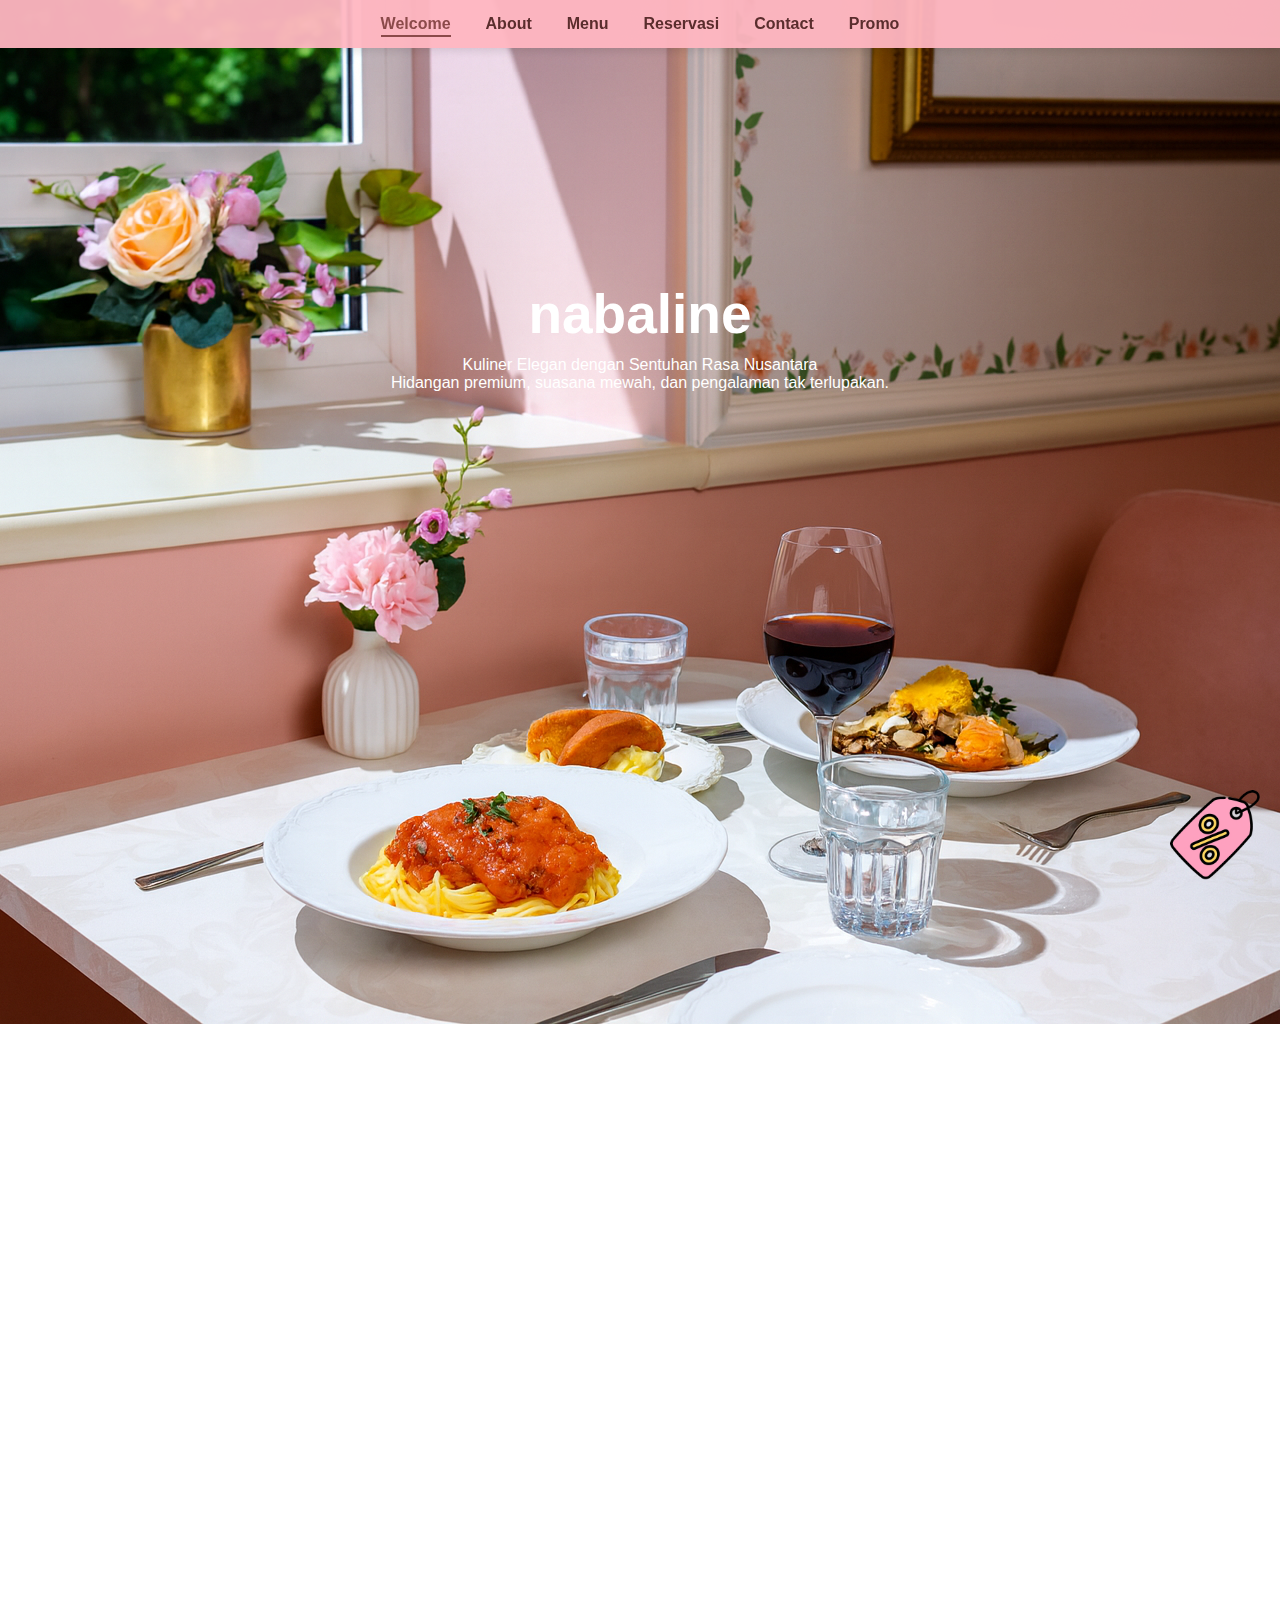
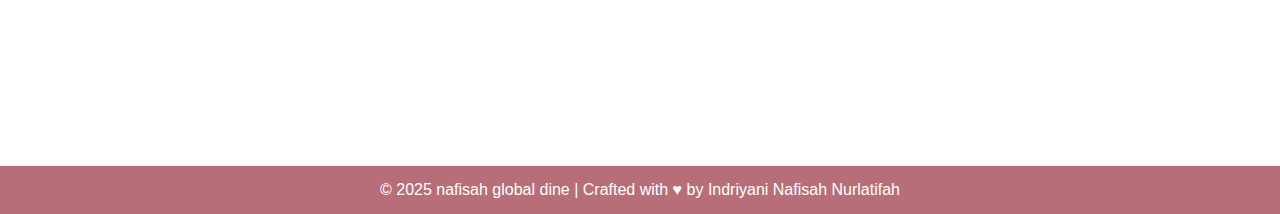
<file: index.html>
<!DOCTYPE html>
<html lang="id">
<head>
    <meta charset="UTF-8">
    <meta name="viewport" content="width=device-width, initial-scale=1.0">
    <title>nabaline</title>
    <link rel="stylesheet" href="index.css">
</head>
<body>

<!-- NAVBAR -->
<nav class="top-nav">
    <ul>
        <li><a href="index.html" class="active">Welcome</a></li>
        <li><a href="about.html">About</a></li>
        <li><a href="menu.html">Menu</a></li>
        <li><a href="reservasi.html">Reservasi</a></li>
        <li><a href="contact.html">Contact</a></li>
        <li><a href="promo.html">Promo</a></li>
    </ul>
</nav>

<!-- HEADER -->
<header id="home">
    <div class="overlay"></div>
    <div class="header-content fade-header">
        <h1 class="header-title">nabaline</h1>
        <p>Kuliner Elegan dengan Sentuhan Rasa Nusantara</p>
        <p>Hidangan premium, suasana mewah, dan pengalaman tak terlupakan.</p>
    </div>
</header>

<!-- MENU -->
<section id="menu" class="container">
    <h2 class="scroll-animate">Menu Favorit Kami</h2>

    <div class="menu-group">
        <div class="menu-card scroll-animate">
            <img src="italy5.png" alt="Nasi Goreng">
            <h3>Spaghetti Carbonara</h3>
            <p>Spaghetti creamy gurih dengan campuran telur, keju, dan daging sapi. Teksturnya lembut dan kaya rasa.</p>
        </div>

        <div class="menu-card scroll-animate">
            <img src="indo2.png" alt="Spaghetti Carbonara">
            <h3>Spaghetti Carbonara Nasi Goreng</h3>
            <p>Nasi goreng harum dengan bumbu rempah manis-gurih dan sedikit rasa smoky</p>
        </div>

        <div class="menu-card scroll-animate">
            <img src="france7.png" alt="Nasi">
            <h3>Lobster Bisque</h3>
            <p>Sup lobster creamy</p>
        </div>
    </div>
</section>

<!-- FOOTER -->
<footer>
    <p>&copy; 2025 nafisah global dine | Crafted with ♥ by Indriyani Nafisah Nurlatifah</p>
</footer>

<img src="promo pink.png" alt="Promo" class="promo-icon" onclick="goPromo()">

<script src="index.js"></script>
</body>
</html>
</file>
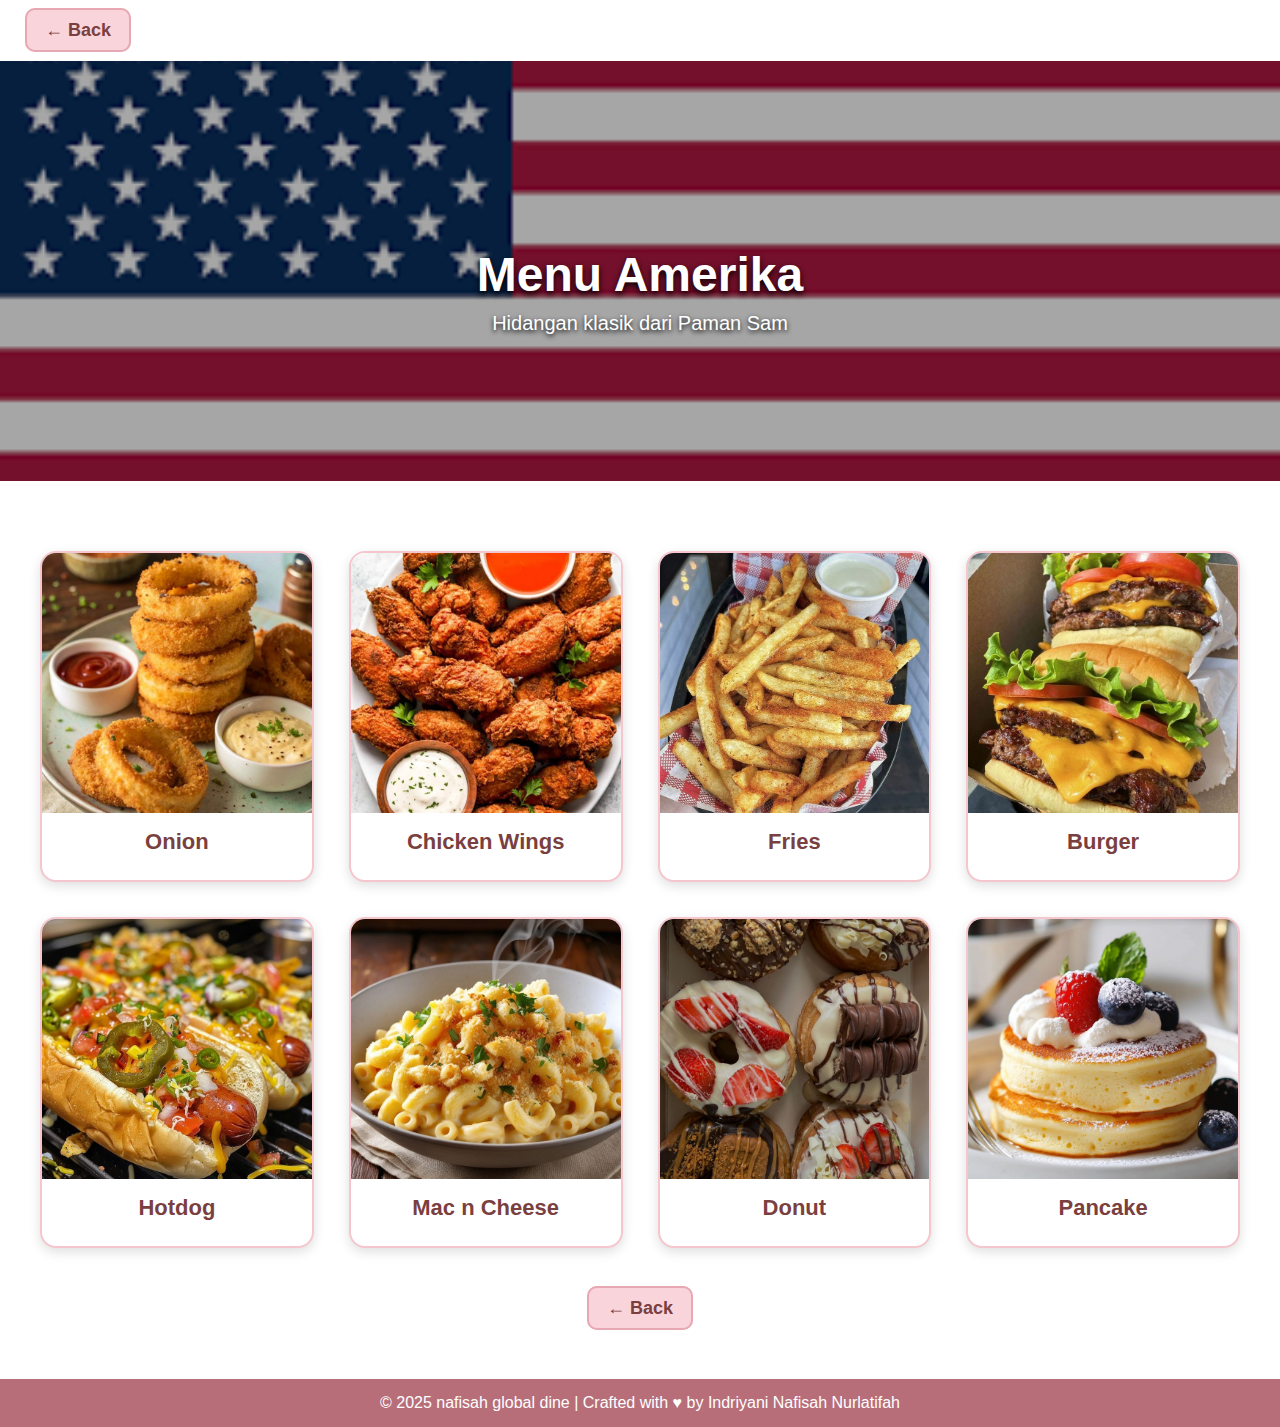
<file: amrik.html>
<!DOCTYPE html>
<html lang="id">
<head>
    <meta charset="UTF-8">
    <meta name="viewport" content="width=device-width, initial-scale=1.0">
    <title>Menu Amerika | Rose Gold Resto</title>
    <link rel="stylesheet" href="amrik.css">
    <script defer src="amrik.js"></script>
</head>
<body>

    <!-- BACK BUTTON TOP -->
    <div class="back-container">
        <a class="back-btn" href="menu.html">← Back</a>
    </div>

    <!-- HEADER -->
    <header class="menu-header">
        <h1 class="menu-title">Menu Amerika</h1>
        <p class="menu-subtitle">Hidangan klasik dari Paman Sam</p>
    </header>

    <!-- GRID MENU -->
    <section class="menu-section">
        <div class="menu-grid">

            <!-- 1 -->
            <div class="menu-card">
                <img src="onion.png" alt="Onion">
                <h3>Onion</h3>
                <p></p>
            </div>
            
            <!-- 2 -->
            <div class="menu-card">
                <img src="chicken wings.png" alt="Chicken Wings">
                <h3>Chicken Wings</h3>
                <p></p>
            </div>

            <!-- 3 -->
            <div class="menu-card">
                <img src="fries.png" alt="Fries">
                <h3>Fries</h3>
                <p></p>
            </div>

            <!-- 4 -->
            <div class="menu-card">
                <img src="burger.png" alt="Burger">
                <h3>Burger</h3>
                <p></p>
            </div>

            <!-- 5 -->
            <div class="menu-card">
                <img src="hotdog1.png" alt="Hotdog">
                <h3>Hotdog</h3>
                <p></p>
            </div>

            <!-- 6 -->
            <div class="menu-card">
                <img src="mac n cheese.png" alt="mac n cheese">
                <h3>Mac n Cheese</h3>
                <p></p>
            </div>

            <!-- 7 -->
            <div class="menu-card">
                <img src="donut.png" alt="Donut">
                <h3>Donut</h3>
                <p></p>
            </div>

            <!-- 8 -->
            <div class="menu-card">
                <img src="pancake1.png" alt="Pancake">
                <h3>Pancake</h3>
                <p></p>
            </div>

        </div>

        <!-- BACK BUTTON BOTTOM -->
        <div class="back-bottom">
            <a class="back-btn" href="menu.html">← Back</a>
        </div>

    </section>

    <!-- FOOTER -->
    <footer>
        <p>&copy; 2025 nafisah global dine | Crafted with ♥ by Indriyani Nafisah Nurlatifah</p>
    </footer>

</body>
</html>
</file>
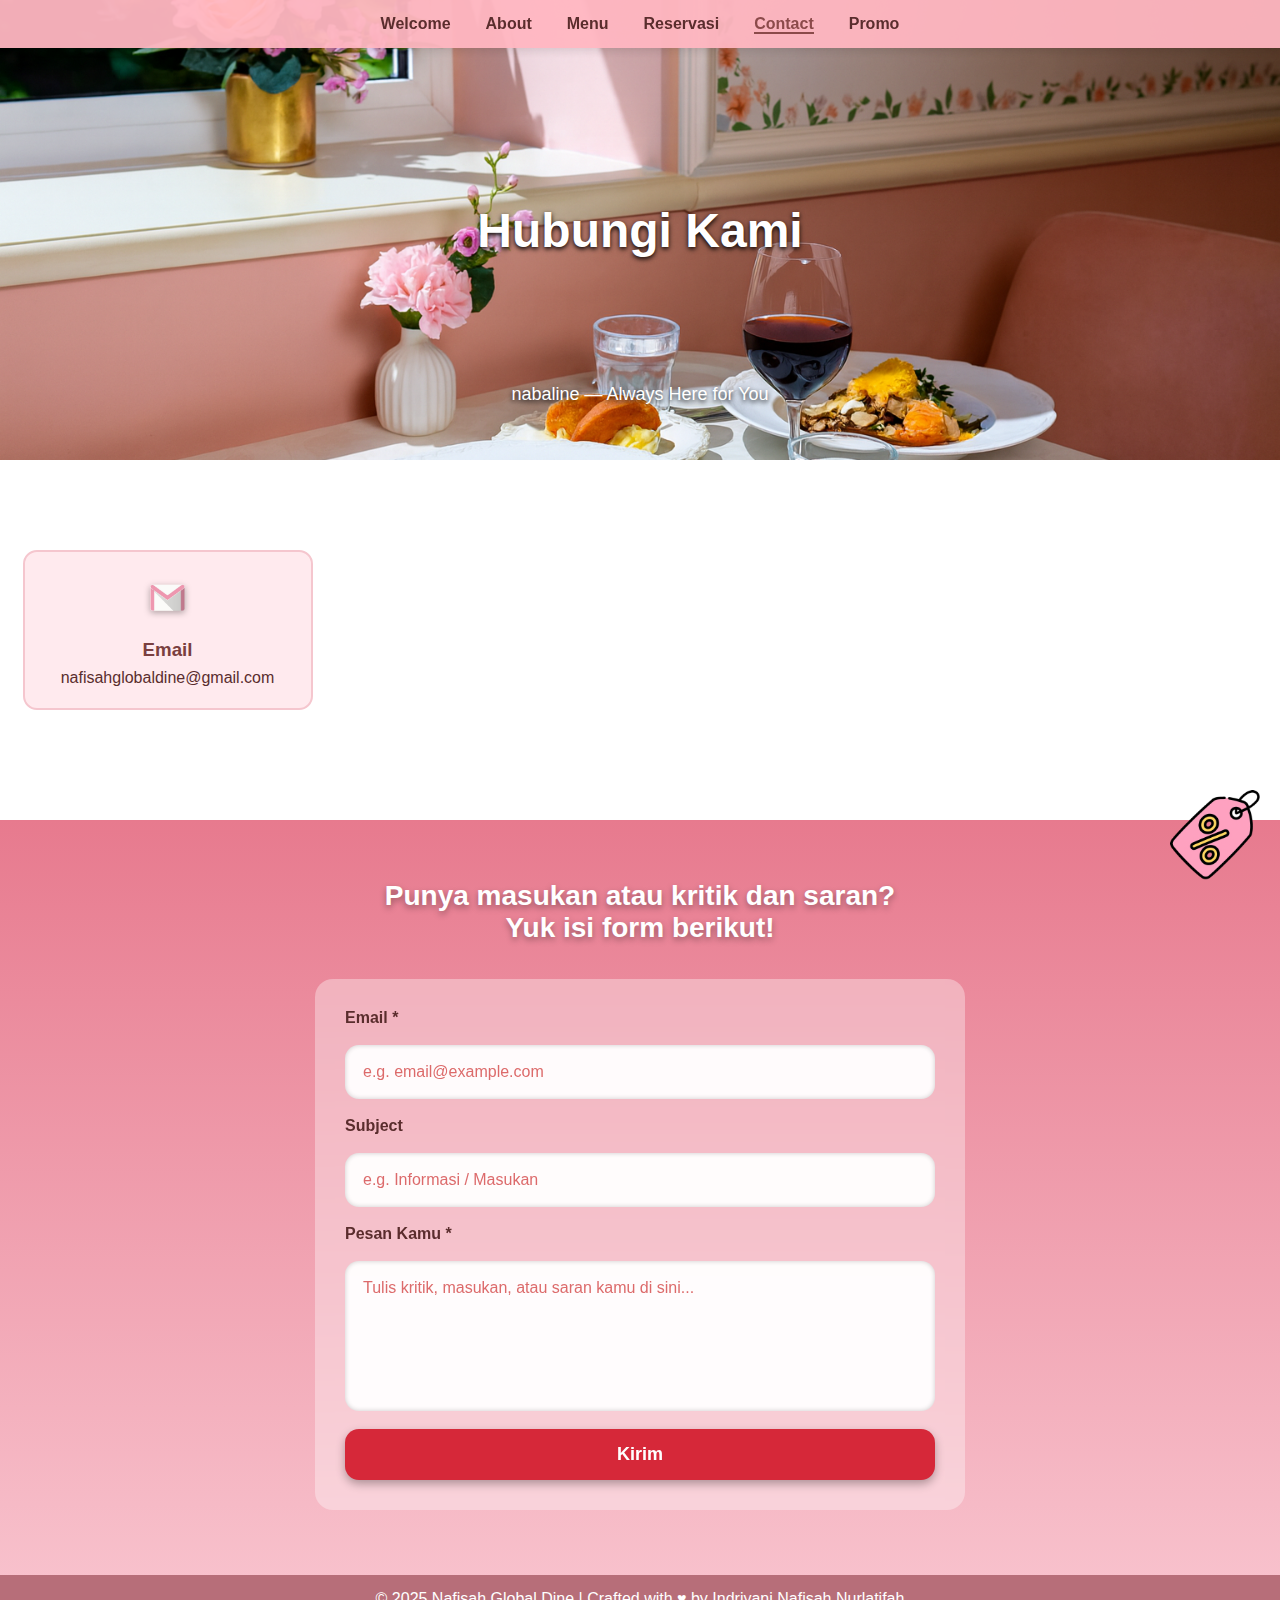
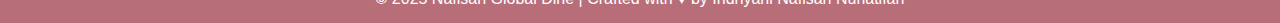
<file: contact.html>
<!DOCTYPE html>
<html lang="id">
<head>
    <meta charset="UTF-8">
    <meta name="viewport" content="width=device-width, initial-scale=1.0">
    <title>Contact | Rose Gold Resto</title>
    <link rel="stylesheet" href="contact.css">
</head>
<body>

    <!-- NAVBAR -->
    <nav class="top-nav">
        <ul>
            <li><a href="index.html">Welcome</a></li>
            <li><a href="about.html">About</a></li>
            <li><a href="menu.html">Menu</a></li>
            <li><a href="reservasi.html">Reservasi</a></li>
            <li><a href="contact.html" class="active">Contact</a></li>
            <li><a href="promo.html">Promo</a></li>
        </ul>
    </nav>

    <!-- CONTACT HEADER -->
    <header class="contact-header">
        <div class="overlay"></div>

        <h1 class="contact-title">Hubungi Kami</h1>
        <p class="contact-subtitle">nabaline — Always Here for You</p>
    </header>

    <!-- CONTACT SECTION -->
    <section class="contact-section">
        <div class="contact-container">

            <a href="mailto:nafisahglobaldine@gmail.com" class="contact-card">
                <img src="logo email pink.png" alt="Email" class="icon">
                <h3>Email</h3>
                <p>nafisahglobaldine@gmail.com</p>
            </a>

            <a href="tel:081234567890" class="contact-card">
                <img src="logo wasap pink.png" alt="Telepon" class="icon">
                <h3>Telepon</h3>
                <p>0812-3456-7890</p>
            </a>

            <div class="contact-card" data-link="https://www.instagram.com/nidrynf">
                <img src="logo instagram pink.png" class="icon">
                <h3>Instagram</h3>
                <p>@nidrynf</p>
            </div>

            <div class="contact-card" data-link="https://www.tiktok.com/@dreyliciousoo">
                <img src="logo tiktok pink.png" class="icon">
                <h3>TikTok</h3>
                <p>@dreyliciousoo</p>
            </div>

        </div>
    </section>

    <!-- FORM KRITIK & SARAN -->
    <section class="form-section">
        <h2 class="form-title">Punya masukan atau kritik dan saran?<br>Yuk isi form berikut!</h2>

        <form class="contact-form">
            <label>Email *</label>
            <input type="email" placeholder="e.g. email@example.com" required>

            <label>Subject</label>
            <input type="text" placeholder="e.g. Informasi / Masukan">

            <label>Pesan Kamu *</label>
            <textarea placeholder="Tulis kritik, masukan, atau saran kamu di sini..." required></textarea>

            <button type="submit" class="submit-btn">Kirim</button>
        </form>
    </section>

    <!-- FOOTER -->
    <footer>
        <p>&copy; 2025 Nafisah Global Dine | Crafted with ♥ by Indriyani Nafisah Nurlatifah</p>
    </footer>

    <img src="promo pink.png" alt="Promo" class="promo-icon" onclick="goPromo()">

    <script src="contact.js"></script>
</body>
</html>
</file>
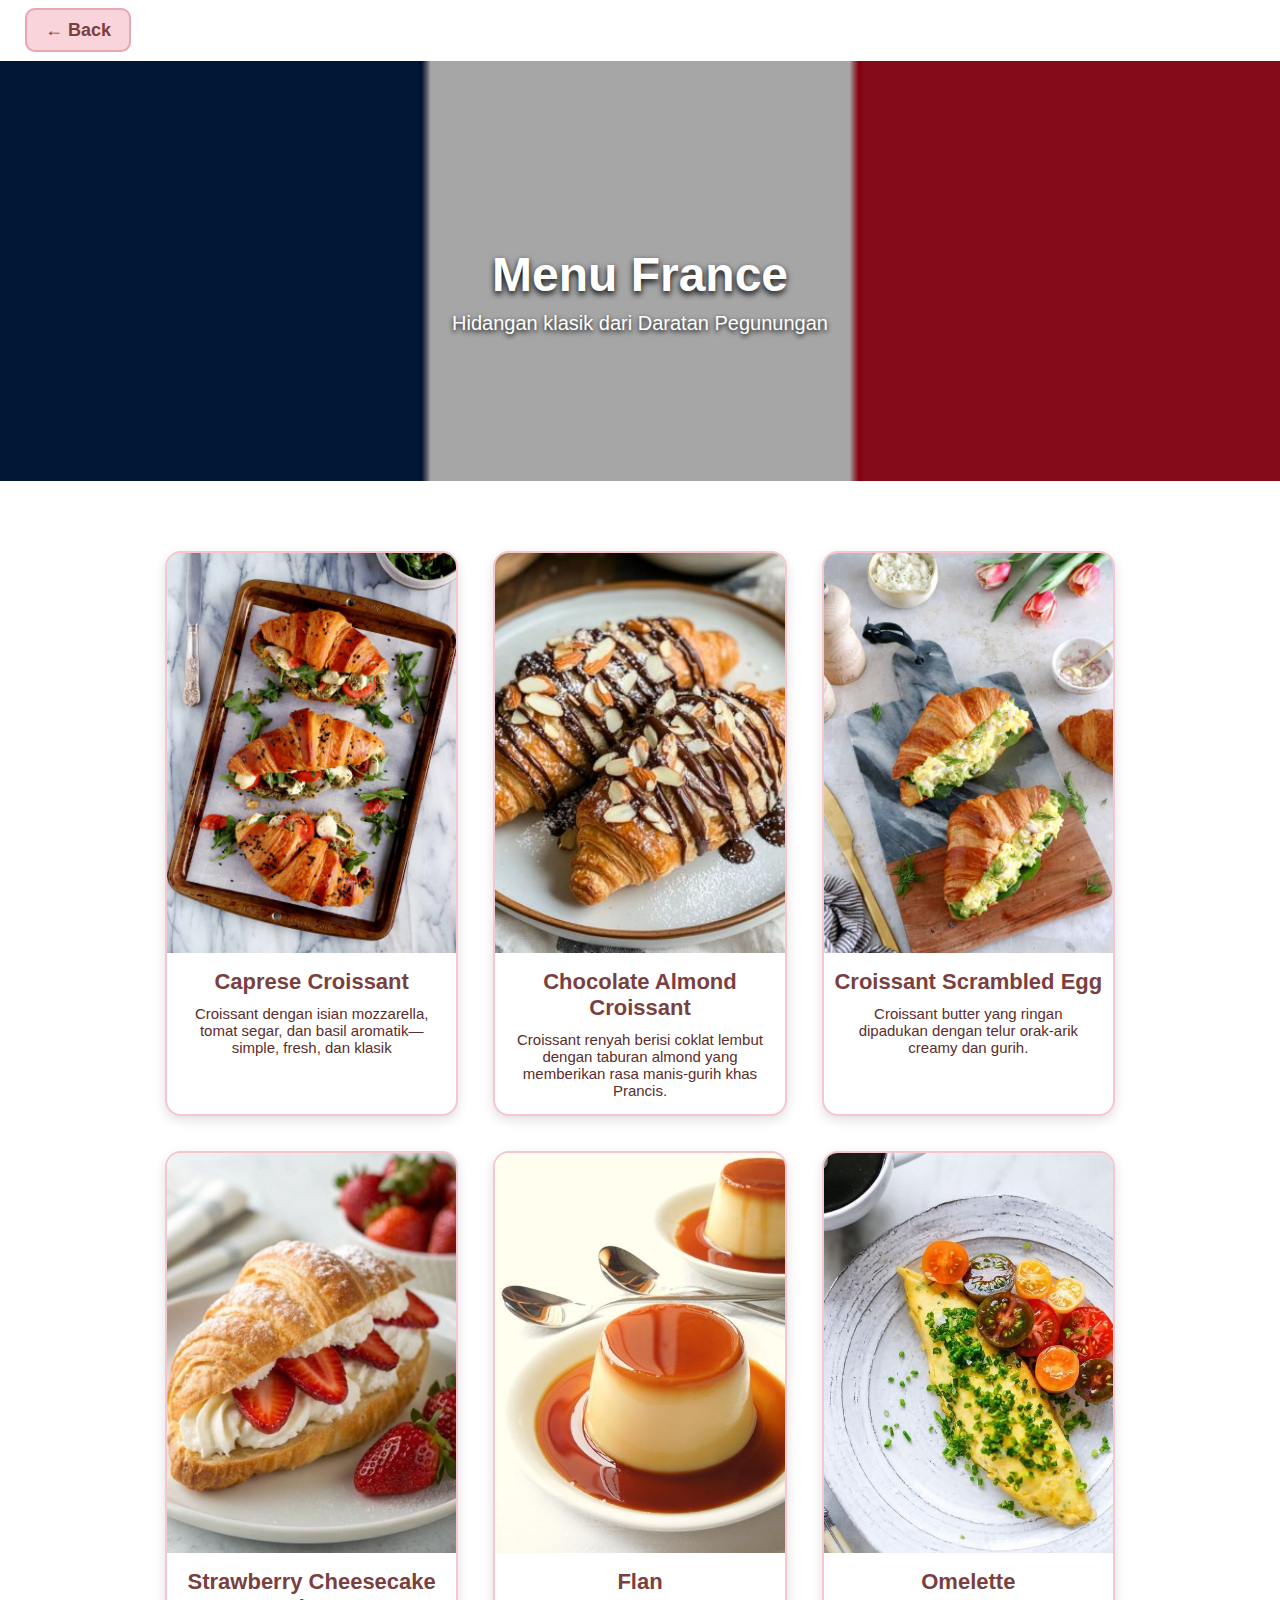
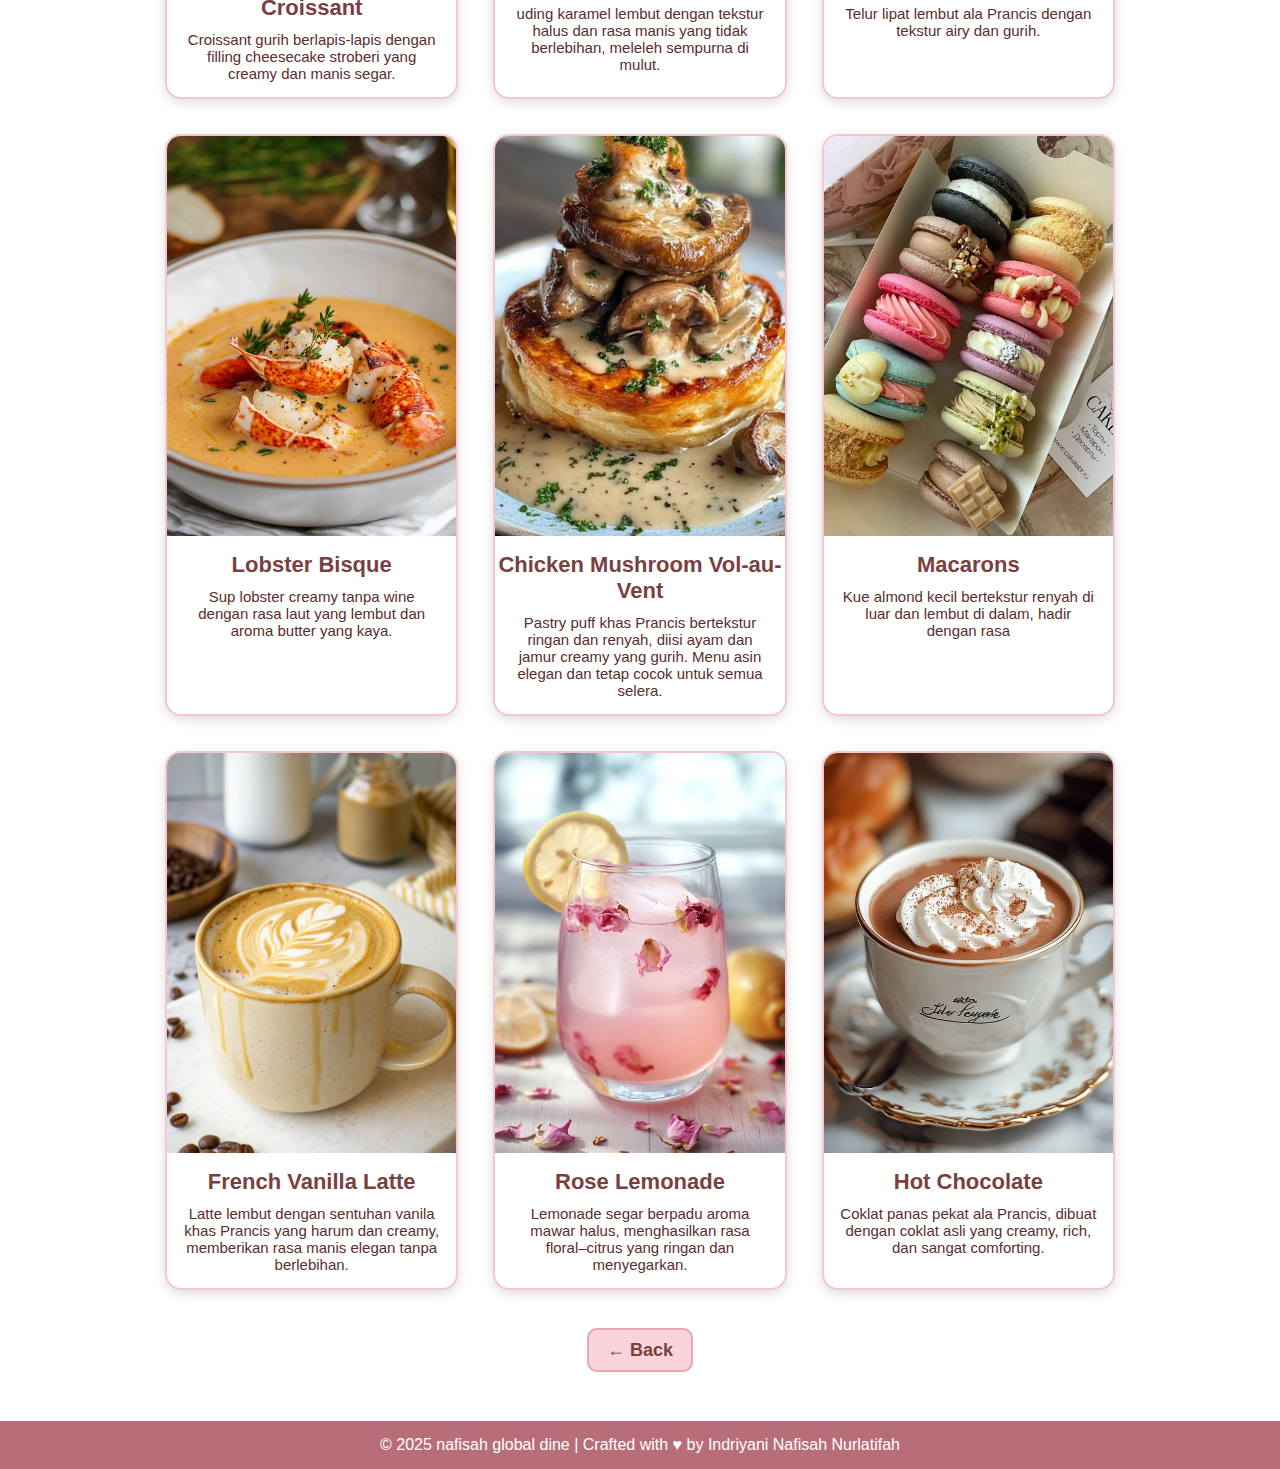
<file: france.html>
<!DOCTYPE html>
<html lang="id">
<head>
    <meta charset="UTF-8">
    <meta name="viewport" content="width=device-width, initial-scale=1.0">
    <title>Menu Amerika | Rose Gold Resto</title>
    <link rel="stylesheet" href="france.css">
    <script defer src="france.js"></script>
</head>
<body>

    <!-- BACK BUTTON TOP -->
    <div class="back-container">
        <a class="back-btn" href="menu.html">← Back</a>
    </div>

    <!-- HEADER -->
    <header class="menu-header">
        <h1 class="menu-title">Menu France</h1>
        <p class="menu-subtitle">Hidangan klasik dari Daratan Pegunungan</p>
    </header>

    <!-- GRID MENU -->
    <section class="menu-section">
        <div class="menu-grid">

            <!-- 1 -->
            <div class="menu-card">
                <img src="france1.png" alt="Onion">
                <h3>Caprese Croissant</h3>
                <p>Croissant dengan isian mozzarella, tomat segar, dan basil aromatik—simple, fresh, dan klasik</p>
            </div>

            <!-- 2 -->
            <div class="menu-card">
                <img src="france2.png" alt="Chicken Wings">
                <h3>Chocolate Almond Croissant</h3>
                <p>Croissant renyah berisi coklat lembut dengan taburan almond yang memberikan rasa manis-gurih khas Prancis.</p>
            </div>

            <!-- 3 -->
            <div class="menu-card">
                <img src="france3.png" alt="Fries">
                <h3>Croissant Scrambled Egg</h3>
                <p>Croissant butter yang ringan dipadukan dengan telur orak-arik creamy dan gurih.</p>
            </div>

            <!-- 4 -->
            <div class="menu-card">
                <img src="france4.png" alt="Burger">
                <h3>Strawberry Cheesecake Croissant</h3>
                <p>Croissant gurih berlapis-lapis dengan filling cheesecake stroberi yang creamy dan manis segar.</p>
            </div>

            <!-- 5 -->
            <div class="menu-card">
                <img src="france5.png" alt="Hotdog">
                <h3>Flan</h3>
                <p>uding karamel lembut dengan tekstur halus dan rasa manis yang tidak berlebihan, meleleh sempurna di mulut.</p>
            </div>

            <!-- 6 -->
            <div class="menu-card">
                <img src="france6.png" alt="mac n cheese">
                <h3>Omelette</h3>
                <p>Telur lipat lembut ala Prancis dengan tekstur airy dan gurih.</p>
            </div>

            <!-- 7 -->
            <div class="menu-card">
                <img src="france7.png" alt="Donut">
                <h3>Lobster Bisque</h3>
                <p>Sup lobster creamy tanpa wine dengan rasa laut yang lembut dan aroma butter yang kaya.</p>
            </div>

            <!-- 8 -->
            <div class="menu-card">
                <img src="chicken mushroom.png" alt="Pancake">
                <h3>Chicken Mushroom Vol-au-Vent</h3>
                <p>Pastry puff khas Prancis bertekstur ringan dan renyah, diisi ayam dan jamur creamy yang gurih. Menu asin elegan dan tetap cocok untuk semua selera.</p>
            </div>

            <!-- 9 -->
            <div class="menu-card">
                <img src="macarons.png" alt="Pancake">
                <h3>Macarons</h3>
                <p>Kue almond kecil bertekstur renyah di luar dan lembut di dalam, hadir dengan rasa</p>
            </div>

            <!-- 10 -->
            <div class="menu-card">
                <img src="france8.png" alt="Pancake">
                <h3>French Vanilla Latte</h3>
                <p>Latte lembut dengan sentuhan vanila khas Prancis yang harum dan creamy, memberikan rasa manis elegan tanpa berlebihan.</p>
            </div>

            <!-- 11 -->
            <div class="menu-card">
                <img src="france9.png" alt="Pancake">
                <h3>Rose Lemonade</h3>
                <p>Lemonade segar berpadu aroma mawar halus, menghasilkan rasa floral–citrus yang ringan dan menyegarkan.</p>
            </div>

            <!-- 12 -->
            <div class="menu-card">
                <img src="france10.png" alt="Pancake">
                <h3>Hot Chocolate</h3>
                <p>Coklat panas pekat ala Prancis, dibuat dengan coklat asli yang creamy, rich, dan sangat comforting.</p>
            </div>

        </div>

        <!-- BACK BUTTON BOTTOM -->
        <div class="back-bottom">
            <a class="back-btn" href="menu.html">← Back</a>
        </div>

    </section>

    <!-- FOOTER -->
    <footer>
        <p>&copy; 2025 nafisah global dine | Crafted with ♥ by Indriyani Nafisah Nurlatifah</p>
    </footer>

</body>
</html>
</file>
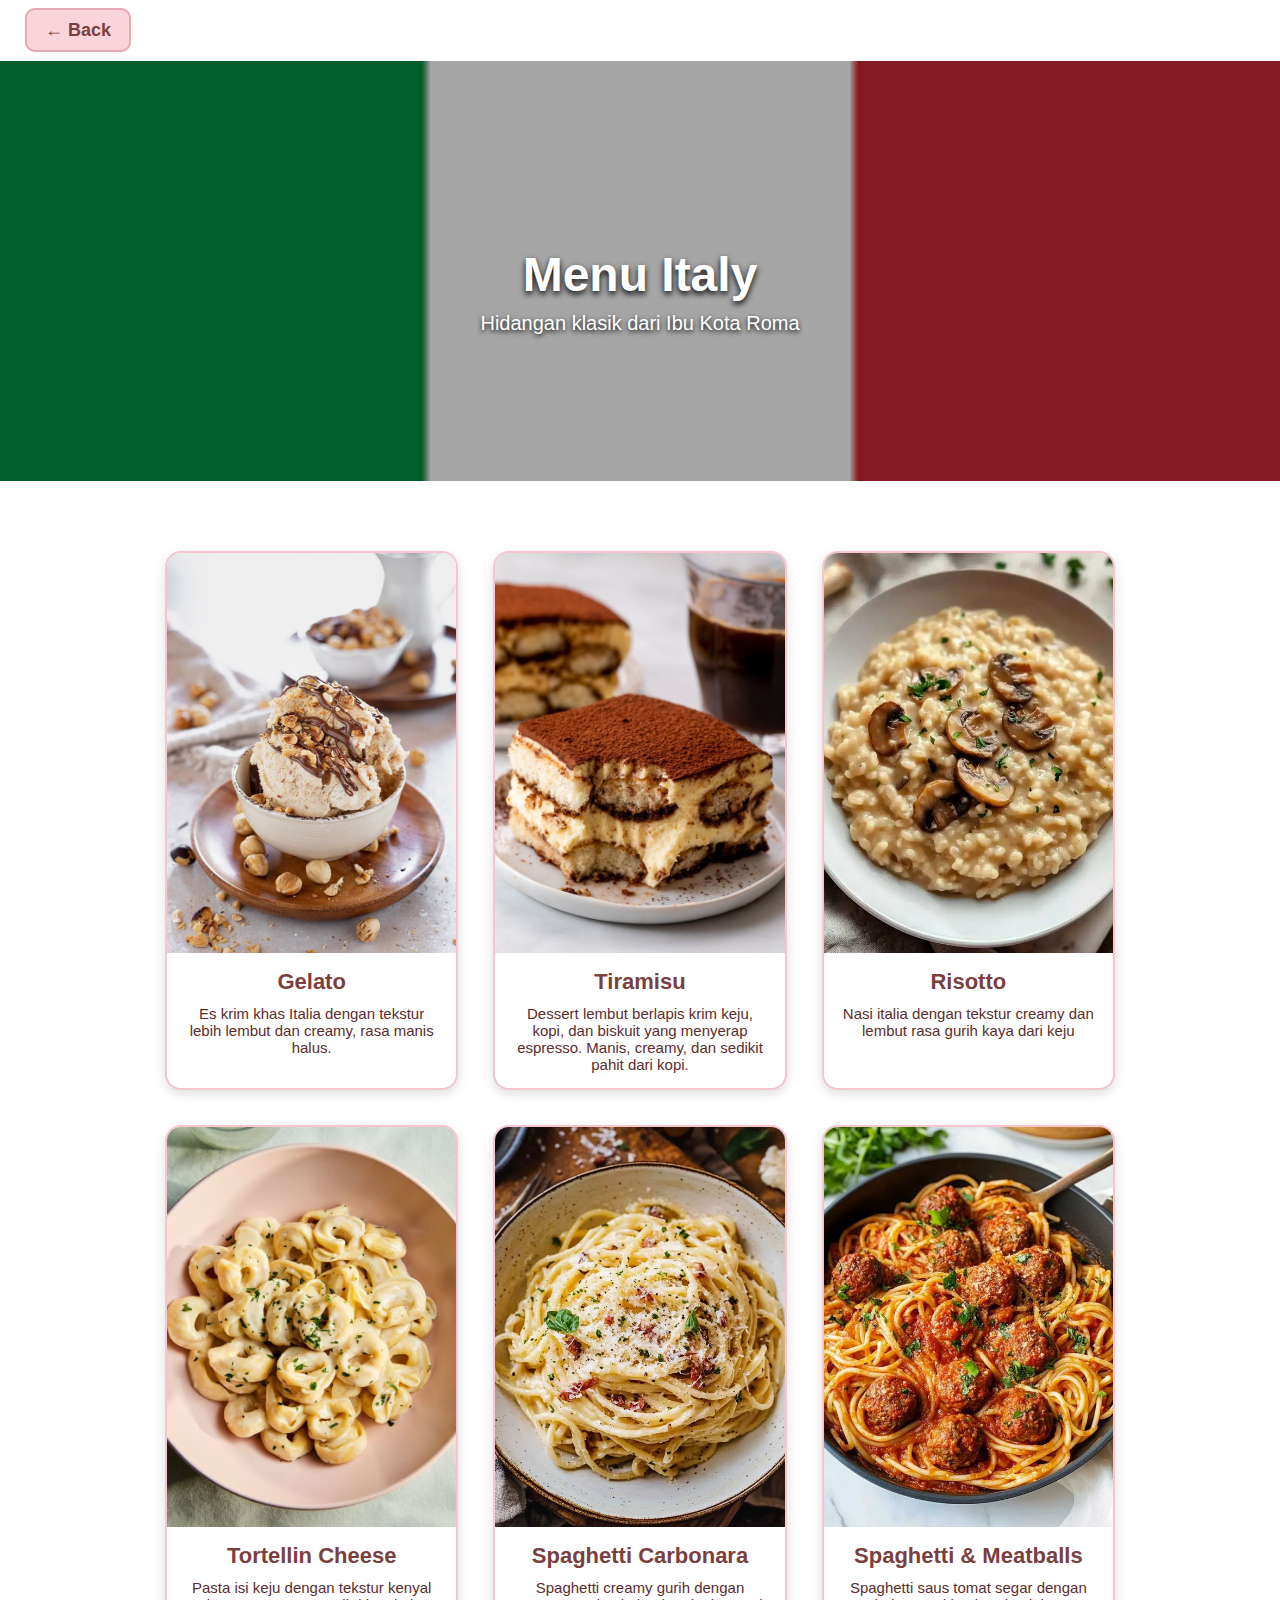
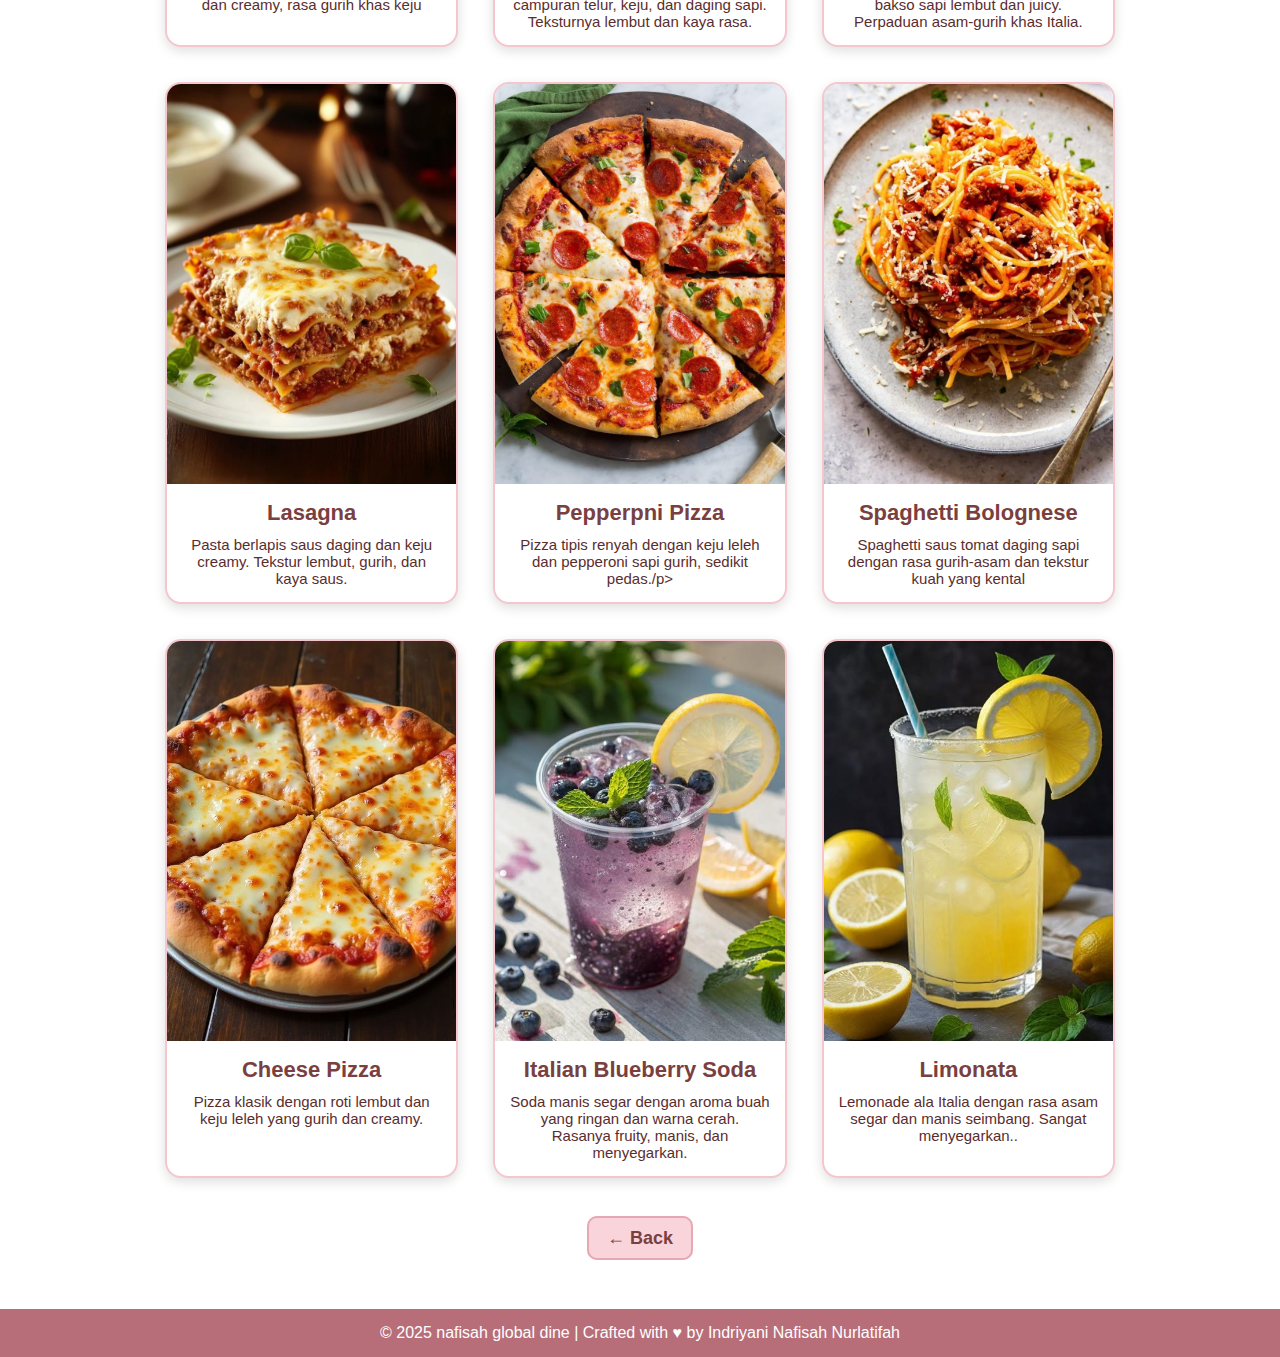
<file: italy.html>
<!DOCTYPE html>
<html lang="id">
<head>
    <meta charset="UTF-8">
    <meta name="viewport" content="width=device-width, initial-scale=1.0">
    <title>Menu Amerika | Rose Gold Resto</title>
    <link rel="stylesheet" href="italy.css">
    <script defer src="italy.js"></script>
</head>
<body>

    <!-- BACK BUTTON TOP -->
    <div class="back-container">
        <a class="back-btn" href="menu.html">← Back</a>
    </div>

    <!-- HEADER -->
    <header class="menu-header">
        <h1 class="menu-title">Menu Italy</h1>
        <p class="menu-subtitle">Hidangan klasik dari Ibu Kota Roma</p>
    </header>

    <!-- GRID MENU -->
    <section class="menu-section">
        <div class="menu-grid">

            <!-- 1 -->
            <div class="menu-card">
                <img src="italy1.png" alt="Onion">
                <h3>Gelato </h3>
                <p>Es krim khas Italia dengan tekstur lebih lembut dan creamy, rasa manis halus.</p>
            </div>

            <!-- 2 -->
            <div class="menu-card">
                <img src="italy2.png" alt="Chicken Wings">
                <h3>Tiramisu</h3>
                <p>Dessert lembut berlapis krim keju, kopi, dan biskuit yang menyerap espresso. Manis, creamy, dan sedikit pahit dari kopi.</p>
            </div>

            <!-- 3 -->
            <div class="menu-card">
                <img src="italy3.png" alt="Fries">
                <h3>Risotto</h3>
                <p>Nasi italia dengan tekstur creamy dan lembut rasa gurih kaya dari keju</p>
            </div>

            <!-- 4 -->
            <div class="menu-card">
                <img src="italy4.png" alt="Burger">
                <h3> Tortellin Cheese </h3>
                <p> Pasta isi keju dengan tekstur kenyal dan creamy, rasa gurih khas keju </p>
            </div>

            <!-- 5 -->
            <div class="menu-card">
                <img src="italy5.png" alt="Hotdog">
                <h3> Spaghetti Carbonara </h3>
                <p> Spaghetti creamy gurih dengan campuran telur, keju, dan daging sapi. Teksturnya lembut dan kaya rasa. </p>
            </div>

            <!-- 6 -->
            <div class="menu-card">
                <img src="italy6.png" alt="mac n cheese">
                <h3> Spaghetti & Meatballs </h3>
                <p> Spaghetti saus tomat segar dengan bakso sapi lembut dan juicy. Perpaduan asam-gurih khas Italia. </p>
            </div>

            <!-- 7 -->
            <div class="menu-card">
                <img src="italy7.png" alt="Donut">
                <h3> Lasagna </h3>
                <p>Pasta berlapis saus daging dan keju creamy. Tekstur lembut, gurih, dan kaya saus.</p>
            </div>

            <!-- 8 -->
            <div class="menu-card">
                <img src="italy8.png" alt="Pancake">
                <h3> Pepperpni Pizza</h3>
                <p>Pizza tipis renyah dengan keju leleh dan pepperoni sapi gurih, sedikit pedas./p>
            </div>

            <!-- 9 -->
            <div class="menu-card">
                <img src="italy9.png" alt="Pancake">
                <h3>Spaghetti Bolognese</h3>
                <p>Spaghetti saus tomat daging sapi dengan rasa gurih-asam dan tekstur kuah yang kental</p>
            </div>

            <!-- 10 -->
            <div class="menu-card">
                <img src="italy10.png" alt="Pancake">
                <h3>Cheese Pizza</h3>
                <p>Pizza klasik dengan roti lembut dan keju leleh yang gurih dan creamy.</p>
            </div>

            <!-- 11 -->
            <div class="menu-card">
                <img src="italy11.png" alt="Pancake">
                <h3>Italian Blueberry Soda</h3>
                <p>Soda manis segar dengan aroma buah yang ringan dan warna cerah. Rasanya fruity, manis, dan menyegarkan.</p>
            </div>

            <!-- 12 -->
            <div class="menu-card">
                <img src="italy12.png" alt="Pancake">
                <h3>Limonata</h3>
                <p>Lemonade ala Italia dengan rasa asam segar dan manis seimbang. Sangat menyegarkan..</p>
            </div>
        </div>

     <!-- BACK BUTTON BOTTOM -->
        <div class="back-bottom">
            <a class="back-btn" href="menu.html">← Back</a>
        </div>

    </section>

    <!-- FOOTER -->
    <footer>
        <p>&copy; 2025 nafisah global dine | Crafted with ♥ by Indriyani Nafisah Nurlatifah</p>
    </footer>

</body>
</html>
</file>
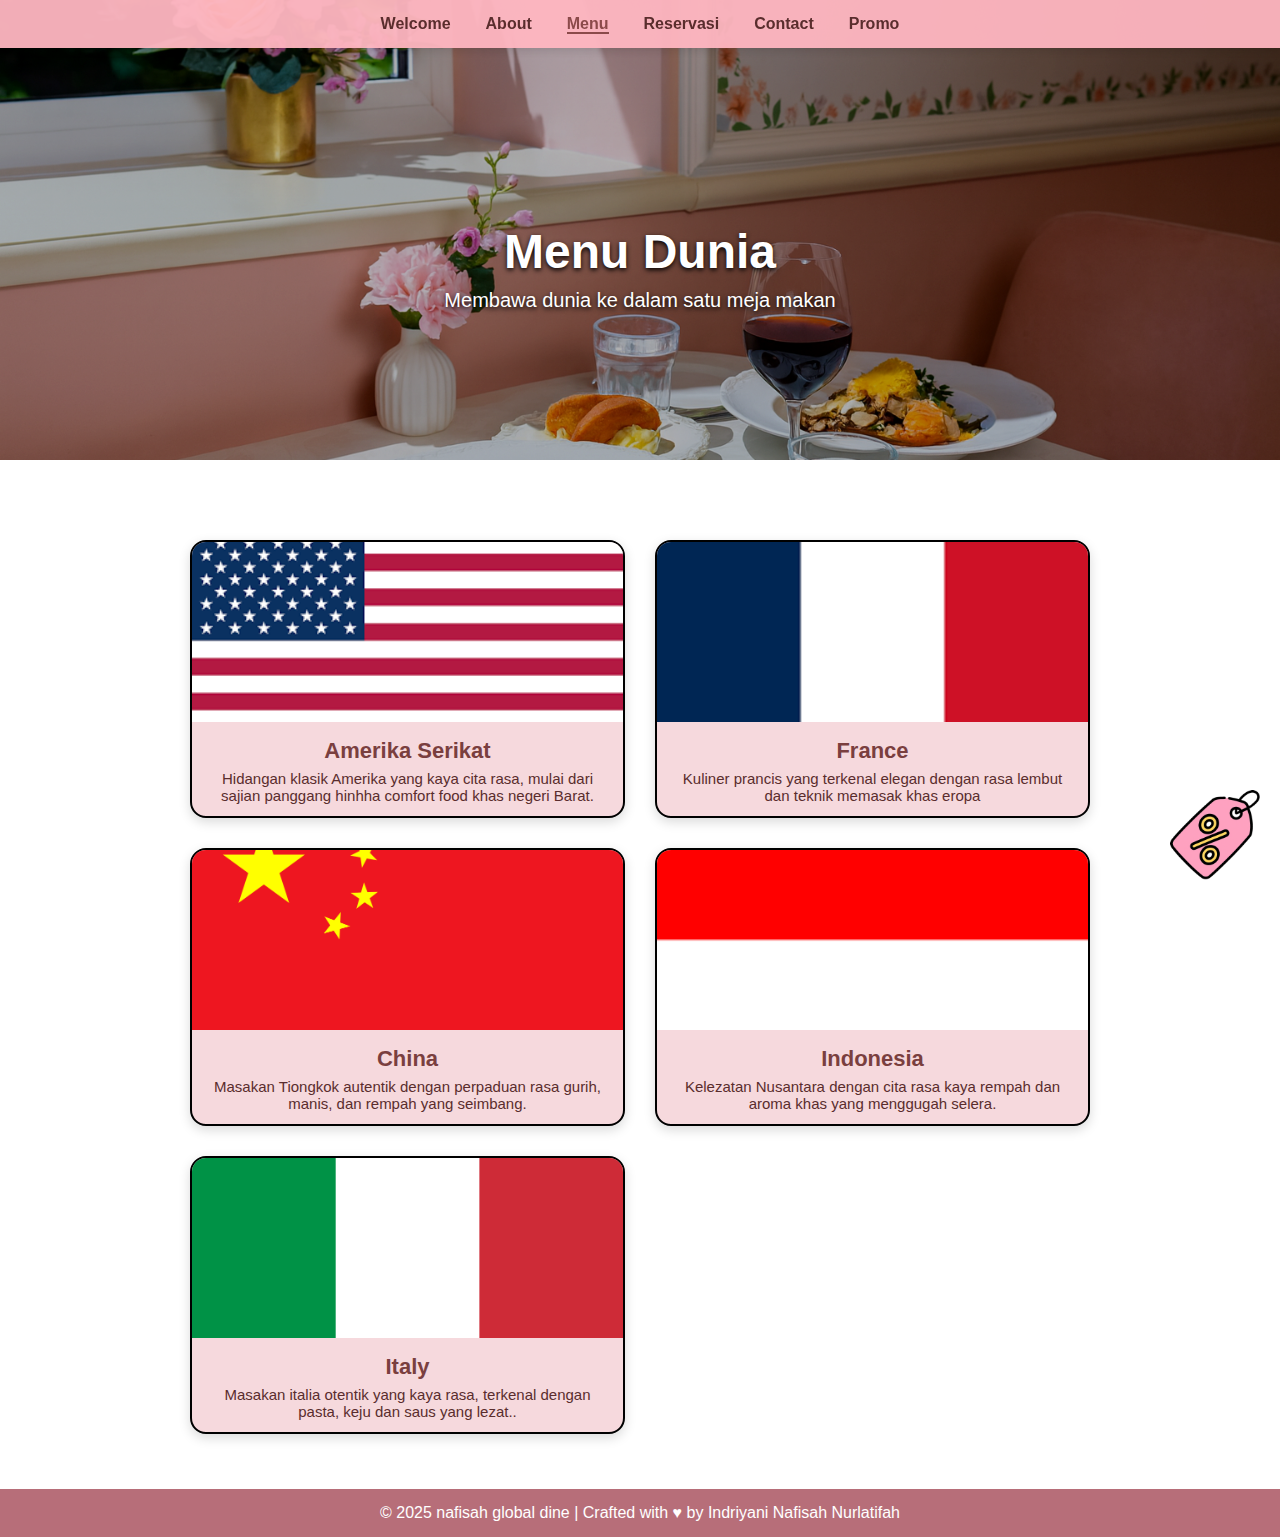
<file: menu.html>
<!DOCTYPE html>
<html lang="id">
<head>
    <meta charset="UTF-8">
    <meta name="viewport" content="width=device-width, initial-scale=1.0">
    <title>Menu | Rose Gold Resto</title>
    <link rel="stylesheet" href="menu.css">
    <script defer src="menu.js"></script>
</head>
<body>

    <!-- NAVBAR -->
    <nav class="top-nav">
        <ul>
            <li><a href="index.html">Welcome</a></li>
            <li><a href="about.html">About</a></li>
            <li><a href="menu.html" class="active">Menu</a></li>
            <li><a href="reservasi.html">Reservasi</a></li>
            <li><a href="contact.html">Contact</a></li>
            <li><a href="promo.html">Promo</a></li>
        </ul>
    </nav>

    <main>
        <!-- HEADER -->
        <header class="menu-header">
            <h1 class="menu-title">Menu Dunia</h1>
            <p class="menu-subtitle">Membawa dunia ke dalam satu meja makan</p>
        </header>

        <!-- BANNER GRID -->
        <section class="banner-section">
            <div class="banner-grid">

                <!-- USA -->
                <div class="banner-card clickable" data-link="amrik.html">
                    <img src="USA FLAG.png" alt="USA">
                    <h3>Amerika Serikat</h3>
                    <p>Hidangan klasik Amerika yang kaya cita rasa, mulai dari sajian panggang hinhha comfort food khas negeri Barat.</p>
                </div>

                <!-- France -->
                <div class="banner-card clickable" data-link="france.html">
                    <img src="franceflag.png" alt="France">
                    <h3>France</h3>
                    <p>Kuliner prancis yang terkenal elegan dengan rasa lembut dan teknik memasak khas eropa</p>
                </div>

                <!-- China -->
                <div class="banner-card clickable" data-link="china.html">
                    <img src="china flag.png" alt="China">
                    <h3>China</h3>
                    <p>Masakan Tiongkok autentik dengan perpaduan rasa gurih, manis, dan rempah yang seimbang.</p>
                </div>

                <!-- Indonesia -->
                <div class="banner-card clickable" data-link="indonesia.html">
                    <img src="indonesia flag.png" alt="Indonesia">
                    <h3>Indonesia</h3>
                    <p>Kelezatan Nusantara dengan cita rasa kaya rempah dan aroma khas yang menggugah selera.</p>
                </div>

    <!-- Italy -->
                <div class="banner-card clickable" data-link="italy.html">
                    <img src="ITALY FLAG.webp" alt="Italy">
                    <h3>Italy</h3>
                    <p>Masakan italia otentik yang kaya rasa, terkenal dengan pasta, keju dan saus yang lezat..</p>
                </div>

            </div>     
        </section>
    </main>

    <!-- FOOTER -->
    <footer>
        <p>&copy; 2025 nafisah global dine | Crafted with ♥ by Indriyani Nafisah Nurlatifah</p>
    </footer>

    <!-- PROMO ICON -->
<img src="promo pink.png" alt="Promo" class="promo-icon" onclick="goPromo()">

<script src="index.js"></script>

</body>
</html>
</file>
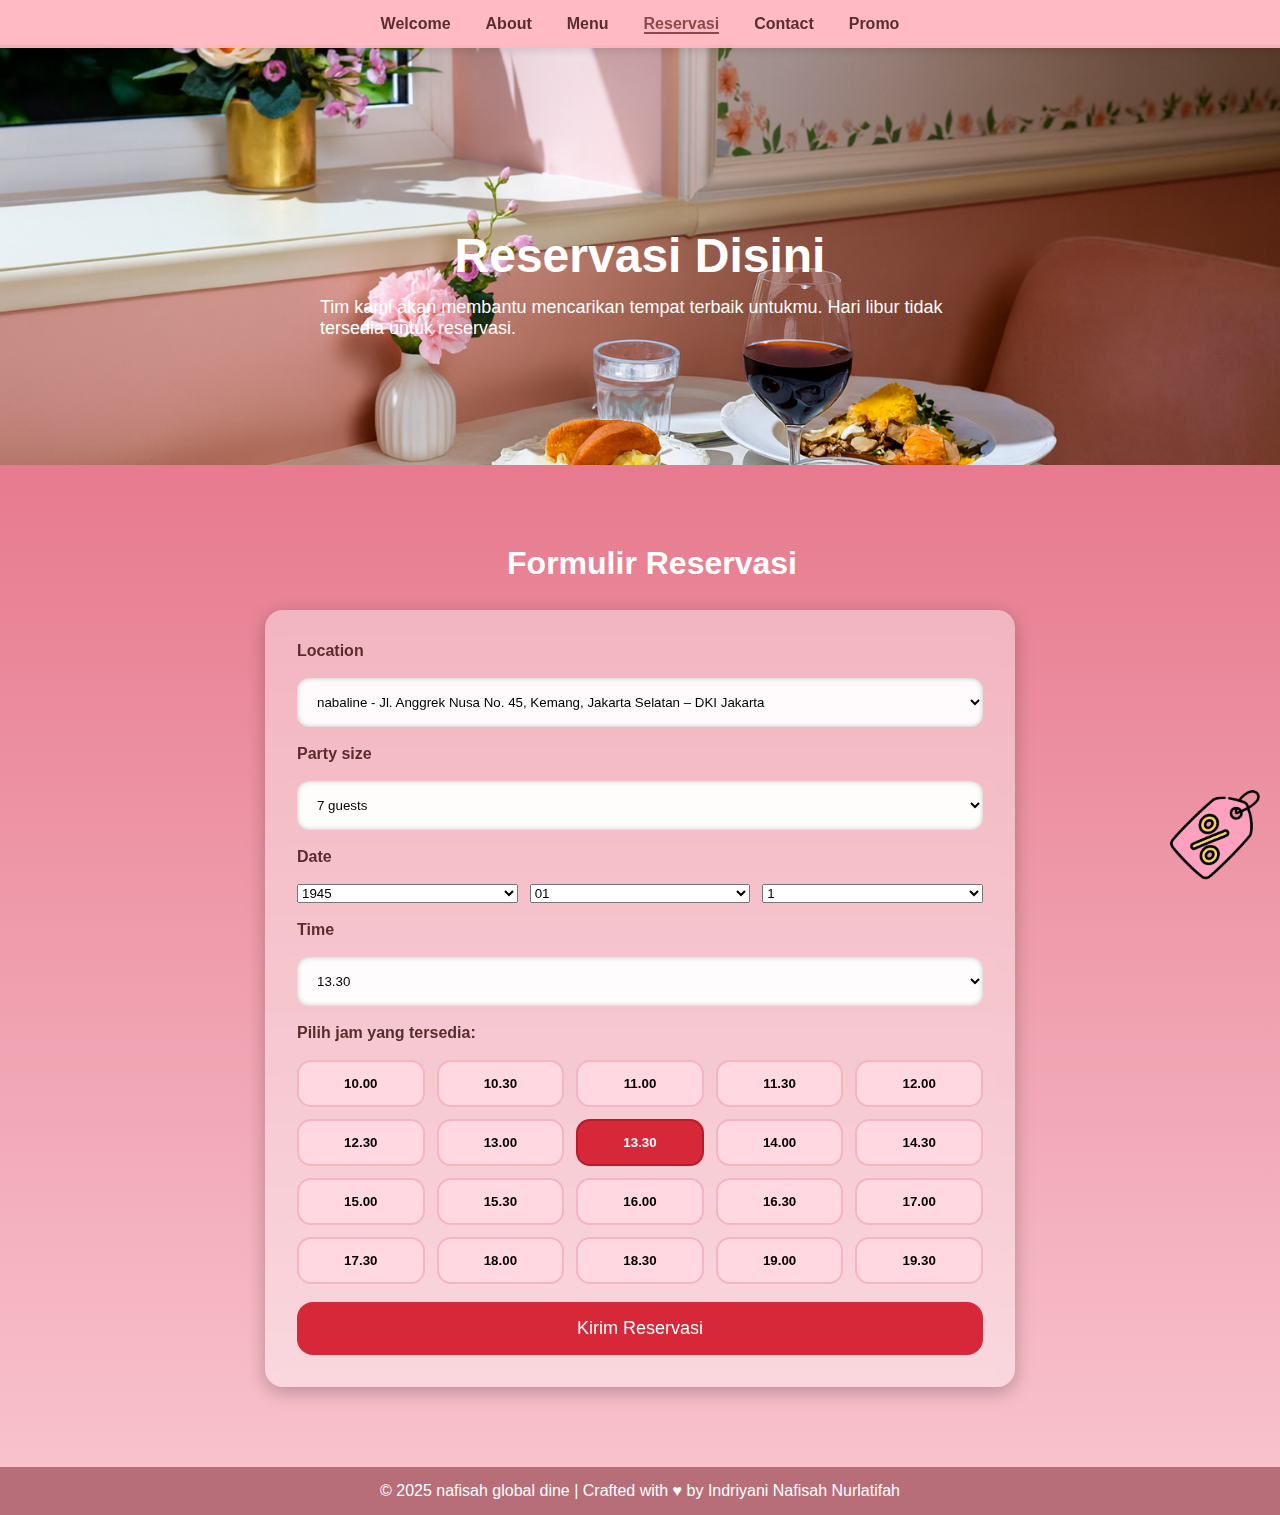
<file: reservasi.html>
<!DOCTYPE html>
<html lang="id">
<head>
    <meta charset="UTF-8">
    <meta name="viewport" content="width=device-width, initial-scale=1.0">
    <title>Reservasi - Indri & Co. Eats</title>
    <link rel="stylesheet" href="reservasi.css">
</head>
<body>

<!-- NOTIFIKASI POPUP -->
<div id="notif" class="notif">Terima kasih! Reservasimu sudah terkirim.</div>

<!-- NAVBAR -->
<nav class="top-nav">
    <ul>
        <li><a href="index.html">Welcome</a></li>
        <li><a href="about.html">About</a></li>
        <li><a href="menu.html">Menu</a></li>
        <li><a href="reservasi.html" class="active">Reservasi</a></li>
        <li><a href="contact.html">Contact</a></li>
        <li><a href="promo.html">Promo</a></li>
    </ul>
</nav>

<!-- HEADER -->
<header class="contact-header fade-item">
    <div class="overlay"></div>
    <h1 class="contact-title">Reservasi Disini</h1>
    <p class="contact-subtitle">
        Tim kami akan membantu mencarikan tempat terbaik untukmu.  
        Hari libur tidak tersedia untuk reservasi.
    </p>
</header>

<!-- RESERVATION FORM -->
<section class="form-section fade-item">
    <h2 class="form-title">Formulir Reservasi</h2>

    <div class="reservation-card fade-item">

        <label>Location</label>
        <div class="custom-select">
            <select>
                <option>nabaline - Jl. Anggrek Nusa No. 45, Kemang, Jakarta Selatan – DKI Jakarta</option>
                <option>nabaline - Jl. Teratai Putih No. 88, Lowokwaru, Malang – Jawa Timur</option>
            </select>
        </div>

        <label>Party size</label>
        <div class="custom-select">
            <select>
                <option>2 guests</option>
                <option>3 guests</option>
                <option>4 guests</option>
                <option>5 guests</option>
                <option>6 guests</option>
                <option selected>7 guests</option>
                <option>8 guests</option>
            </select>
        </div>

        <!-- DATE WITH YEAR OPTIONS -->
        <label>Date</label>
        <div class="date-grid">
            <select id="yearSelect"></select>
            <select id="monthSelect"></select>
            <select id="daySelect"></select>
        </div>

        <label>Time</label>
        <div class="custom-select">
            <select id="timeSelect">
                <option>10.00</option>
                <option>10.30</option>
                <option>11.00</option>
                <option>11.30</option>
                <option>12.00</option>
                <option>12.30</option>
                <option>13.00</option>
                <option selected>13.30</option>
                <option>14.00</option>
                <option>14.30</option>
                <option>15.00</option>
                <option>15.30</option>
                <option>16.00</option>
                <option>16.30</option>
                <option>17.00</option>
                <option>17.30</option>
                <option>18.00</option>
                <option>18.30</option>
                <option>19.00</option>
                <option>19.30</option>
            </select>
        </div>

        <p class="timeslot-title">Pilih jam yang tersedia:</p>

        <div class="timeslot-grid fade-item">
            <button class="timeslot">10.00</button>
            <button class="timeslot">10.30</button>
            <button class="timeslot">11.00</button>
            <button class="timeslot">11.30</button>
            <button class="timeslot">12.00</button>
            <button class="timeslot">12.30</button>
            <button class="timeslot">13.00</button>
            <button class="timeslot active">13.30</button>
            <button class="timeslot">14.00</button>
            <button class="timeslot">14.30</button>
            <button class="timeslot">15.00</button>
            <button class="timeslot">15.30</button>
            <button class="timeslot">16.00</button>
            <button class="timeslot">16.30</button>
            <button class="timeslot">17.00</button>
            <button class="timeslot">17.30</button>
            <button class="timeslot">18.00</button>
            <button class="timeslot">18.30</button>
            <button class="timeslot">19.00</button>
            <button class="timeslot">19.30</button>
        </div>

        <button class="submit-btn reservasi-btn" id="sendBtn">Kirim Reservasi</button>
    </div>
</section>

<img src="promo pink.png" alt="Promo" class="promo-icon" onclick="goPromo()">

<footer>
    © 2025 nafisah global dine | Crafted with ♥ by Indriyani Nafisah Nurlatifah
</footer>

<script src="reservasi.js"></script>
</body>
</html>
</file>
<file: index.css>
/* RESET */
* {
    margin: 0;
    padding: 0;
    box-sizing: border-box;
    font-family: 'Poppins', sans-serif;
}

/* NAVBAR */
.top-nav {
    background: rgba(255, 182, 193, 0.95);
    padding: 15px 25px; /* jarak atas-bawah dan kiri-kanan navbar */
    position: fixed;
    top: 0;
    width: 100%;
    z-index: 100;
    box-shadow: 0 3px 8px rgba(0,0,0,0.1);
}

.top-nav ul {
    list-style: none;
    display: flex;
    justify-content: center;  /* atur posisi horizontal */
    gap: 35px;               /* jarak antar menu */
}

.top-nav ul li a {
    text-decoration: none;
    color: #5a2d2d;
    font-weight: bold;
}

.top-nav ul li a.active {
    color: #8b4a4a;
    border-bottom: 2px solid #8b4a4a; /* garis bawah menu aktif */
}

/* HEADER */
header {
    background-image: url('restaurant pink.png');
    background-size: cover;
    background-repeat: no-repeat;
    background-position: center;
    width: 100%;
    height: 1024px;
    position: relative;
    display: flex;
    justify-content: center;
    align-items: center;

    /* dinaikkan sedikit */
    padding-top: 30px;
}

.overlay {
    position: absolute;
    inset: 0;
}

/* HEADER CONTENT */
.header-content {
    position: relative;
    text-align: center;
    color: white;
    opacity: 0;
    transform: translateY(18px);
    transition: opacity 1.05s ease-out, transform 1.05s ease-out;

    /* NAIKKAN LEBIH KE ATAS */
    margin-top: -340px;   /* sebelumnya -120px */
    margin-bottom: 40px;
}

.header-content.show {
    opacity: 1;
    transform: translateY(0);
}

header h1 {
    font-size: 55px;
    margin-bottom: 10px;
}

/* TEXT FADE */
.fade-text {
    opacity: 0;
    transform: translateY(18px);
    animation: fadeUp 1s ease forwards;
}

/* sedikit lambat */
.delay-title { animation-delay: 0.45s; }
.delay-1 { animation-delay: 0.75s; }
.delay-2 { animation-delay: 1.05s; }

@keyframes fadeUp {
    0% { opacity: 0; transform: translateY(18px); }
    100% { opacity: 1; transform: translateY(0); }
}

/* SCROLL ANIMATION */
.scroll-animate {
    opacity: 0;
    transform: translateY(25px);
    transition: opacity 0.9s ease-out, transform 0.9s ease-out;
}
.appear {
    opacity: 1 !important;
    transform: translateY(0) !important;
}

/* CONTAINER */
.container {
    padding: 80px 35px;
    text-align: center;
}

.container h2 {
    font-size: 32px;
    margin-bottom: 30px;
    color: #8b4a4a;
}

/* MENU CARDS */
.menu-group {
    display: flex;
    justify-content: center;
    gap: 25px;
    flex-wrap: wrap;
}

.menu-card {
    background: #ffe6ea;
    border: 2px solid #f5c6ce;
    border-radius: 14px;
    width: 280px;
    padding: 15px;
    cursor: pointer;
    transition: 0.3s;
}

.menu-card img {
    width: 100%;
    border-radius: 10px;
}

.menu-card:hover {
    transform: scale(1.07);
    box-shadow: 0 4px 12px rgba(0,0,0,0.2);
}

.menu-card h3 {
    margin-top: 10px;
    color: #7a3f3f;
}

/* FOOTER */
footer {
    background: #b76e79;
    padding: 15px;
    color: white;
    text-align: center;
}

/* PROMO ICON */
.promo-icon {
    position: fixed;
    bottom: 20px;
    right: 20px;
    width: 90px;
    cursor: pointer;
    animation: pulse 2s infinite;
}

@keyframes pulse {
    0%, 100% { transform: scale(1); }
    50% { transform: scale(1.1); }
}

/* PROMO MESSAGE */
.promo-message {
    display: none;
    position: fixed;
    bottom: 120px;
    right: 20px;
    background: #b76e79;
    padding: 12px 18px;
    color: white;
    border-radius: 10px;
    font-weight: bold;
    opacity: 1;
    transition: opacity 1s;
}

/* ACTIVE NAVBAR ITEM */
.top-nav ul li a.active {
    color: #8b4a4a;       /* warna lebih gelap dari default */
    border-bottom: 2px solid #8b4a4a;
    padding-bottom: 3px;
}
</file>
<file: amrik.css>
/* RESET */
* {
    margin: 0;
    padding: 0;
    box-sizing: border-box;
    font-family: 'Poppins', sans-serif;
}

/* BACK BUTTON */
.back-container {
    padding: 20px 25px;
}

.back-btn {
    text-decoration: none;
    font-size: 18px;
    font-weight: 600;
    color: #7a3f3f;
    background: #f9d4db;
    padding: 10px 18px;
    border-radius: 10px;
    border: 2px solid #e7a8b4;
    transition: 0.3s ease;
}

.back-btn:hover {
    background: #e7b0bb;
}

/* bottom back button */
.back-bottom {
    margin-top: 50px;
    text-align: center;
}

/* HEADER */
.menu-header {
    background-image: url('USA FLAG.png');
    background-size: cover;
    background-position: center;

    width: 100%;
    height: calc(100vw * 0.526);
    max-height: 420px;
    min-height: 163px;

    display: flex;
    flex-direction: column;
    justify-content: center;
    align-items: center;
    position: relative;
    color: white;
    padding-top: 40px;
    text-align: center;
}

/* overlay */
.menu-header::before {
    content: "";
    position: absolute;
    inset: 0;
    background: rgba(0,0,0,0.35);
}

.menu-title,
.menu-subtitle {
    z-index: 2;
}

.menu-title {
    font-size: 48px;
    font-weight: 800;
    text-shadow: 0 3px 6px black;
}

.menu-subtitle {
    font-size: 20px;
    margin-top: 10px;
    text-shadow: 0 2px 5px black;
}

/* MENU GRID */
.menu-section {
    padding: 70px 20px 60px;
    background: white;
}

.menu-grid {
    display: grid;
    grid-template-columns: repeat(4, 1fr);
    gap: 35px;
    max-width: 1200px;
    margin: auto;
}

.menu-card {
    background: #fff;
    border: 2px solid #f5c6ce;
    border-radius: 16px;
    text-align: center;
    overflow: hidden;
    box-shadow: 0 4px 12px rgba(0,0,0,0.13);
    transition: 0.3s ease;
}

.menu-card:hover {
    transform: translateY(-6px) scale(1.03);
    box-shadow: 0 8px 18px rgba(0,0,0,0.20);
}

.menu-card img {
    width: 100%;
    height: 260px;
    object-fit: cover;
}

.menu-card h3 {
    margin-top: 12px;
    font-size: 22px;
    font-weight: 700;
    color: #7a3f3f;
}

.menu-card p {
    padding: 10px 15px 15px;
    color: #5a2d2d;
    font-size: 15px;
}

/* FOOTER */
footer {
    background: #b76e79;
    padding: 15px;
    color: white;
    text-align: center;
}

/* MOBILE */
@media (max-width: 768px) {

    .menu-header {
        height: calc(100vw * 0.36);
    }

    .menu-title {
        font-size: 35px;
    }

    .menu-grid {
        grid-template-columns: 1fr;
    }
}
</file>
<file: contact.css>
/* RESET */
* {
    margin: 0;
    padding: 0;
    box-sizing: border-box;
    font-family: 'Poppins', sans-serif;
}

/* NAVBAR */
.top-nav {
    background: rgba(255, 182, 193, 0.95);
    padding: 15px 25px;
    position: fixed;
    top: 0;
    width: 100%;
    z-index: 100;
    box-shadow: 0 3px 8px rgba(0,0,0,0.1);
}

.top-nav ul {
    list-style: none;
    display: flex;
    justify-content: center;
    gap: 35px;
}

.top-nav ul li a {
    text-decoration: none;
    color: #5a2d2d;
    font-weight: bold;
}

.top-nav ul li a.active {
    color: #8b4a4a;
    border-bottom: 2px solid #8b4a4a;
}

/* HEADER */
.contact-header {
    background-image: url('restaurant\ pink.png');
    background-size: cover;
    background-position: center;
    width: 100%;
    height: 460px;
    display: flex;
    justify-content: center;
    align-items: center;
    position: relative;
}

.overlay {
    position: absolute;
    inset: 0;
}

/* ANIMATION */
.contact-title,
.contact-subtitle {
    opacity: 0;
    transform: translateY(22px);
    transition: 0.7s ease-out;
}

.show-text {
    opacity: 1;
    transform: translateY(0);
}

.contact-title {
    position: relative;
    font-size: 48px;
    color: white;
    text-shadow: 0 2px 5px black;
}

.contact-subtitle {
    position: absolute;
    bottom: 55px;
    font-size: 18px;
    color: white;
    text-shadow: 0 2px 5px black;
}

/* CONTACT CARDS */
.contact-section {
    background: #ffffff;
    padding-top: 60px;
    padding-bottom: 80px;
}

.contact-container {
    display: flex;
    justify-content: center;
    flex-wrap: wrap;
    gap: 25px;
    padding: 30px 20px;
}

.contact-card {
    background: rgba(255, 230, 235, 0.85);
    border: 2px solid #f5c6ce;
    border-radius: 14px;
    width: 290px;
    padding: 18px;
    text-align: center;
    cursor: pointer;
    transition: 0.3s ease-out;
    opacity: 0;
    transform: translateY(30px);
    text-decoration: none;
}

.contact-card h3 {
    color: #7a3f3f;
    margin-bottom: 8px;
}

.contact-card p {
    color: #5a2d2d;
}

.icon {
    width: 55px;
    margin-bottom: 10px;
    filter: drop-shadow(0px 2px 3px rgba(0,0,0,0.3));
    transition: 0.3s;
}

.contact-card:hover {
    transform: scale(1.06);
    background: #ffdfe7;
}

.contact-card:hover .icon {
    transform: scale(1.15);
}

/* FORM SECTION (BARU) */
.form-section {
    padding: 60px 20px 80px;
    background: linear-gradient(180deg, #e77a8e, #f8c2cd);
    text-align: center;
}

.form-title {
    color: #fff;
    font-size: 28px;
    font-weight: 700;
    margin-bottom: 35px;
    text-shadow: 0 3px 6px rgba(0,0,0,0.35);
}

/* FORM CONTAINER */
.contact-form {
    max-width: 650px;
    margin: auto;
    padding: 30px;
    background: rgba(255,255,255,0.35);
    border-radius: 18px;
    backdrop-filter: blur(8px);
    display: flex;
    flex-direction: column;
    gap: 18px;
}

/* LABEL */
.contact-form label {
    text-align: left;
    font-weight: bold;
    color: #5a2d2d;
}

/* INPUTS */
.contact-form input,
.contact-form textarea {
    width: 100%;
    padding: 18px;
    border-radius: 14px;
    border: none;
    outline: none;
    font-size: 16px;
    color: #7a2a2a;
    background: rgba(255,255,255,0.95);
    box-shadow: inset 0 0 5px rgba(0,0,0,0.2);
}

.contact-form input::placeholder,
.contact-form textarea::placeholder {
    color: #d44747;
    opacity: 0.8;
}

.contact-form textarea {
    height: 150px;
    resize: none;
}

/* SUBMIT BUTTON */
.submit-btn {
    background: #d62839;
    color: white;
    font-size: 18px;
    font-weight: bold;
    padding: 15px 0;
    border: none;
    border-radius: 14px;
    cursor: pointer;
    transition: 0.25s;
    box-shadow: 0 4px 10px rgba(0,0,0,0.3);
}

.submit-btn:hover {
    background: #ff4c5e;
    transform: translateY(-3px);
}

/* FOOTER */
footer {
    background: #b76e79;
    padding: 15px;
    margin-top: -15px;
    color: white;
    text-align: center;
}

/* PROMO ICON */
.promo-icon {
    position: fixed;
    bottom: 20px;
    right: 20px;
    width: 90px;
    cursor: pointer;
    animation: pulse 2s infinite;
}

@keyframes pulse {
    0%, 100% { transform: scale(1); }
    50% { transform: scale(1.1); }
}
</file>
<file: france.css>
/* RESET */
* {
    margin: 0;
    padding: 0;
    box-sizing: border-box;
    font-family: 'Poppins', sans-serif;
}

/* BACK BUTTON */
.back-container {
    padding: 20px 25px;
}

.back-btn {
    text-decoration: none;
    font-size: 18px;
    font-weight: 600;
    color: #7a3f3f;
    background: #f9d4db;
    padding: 10px 18px;
    border-radius: 10px;
    border: 2px solid #e7a8b4;
    transition: 0.3s ease;
}

.back-btn:hover {
    background: #e7b0bb;
}

/* bottom back button */
.back-bottom {
    margin-top: 50px;
    text-align: center;
}

/* HEADER */
.menu-header {
    background-image: url('franceflag.png');
    background-size: cover;
    background-position: center;

    width: 100%;
    height: calc(100vw * 0.526);
    max-height: 420px;
    min-height: 163px;

    display: flex;
    flex-direction: column;
    justify-content: center;
    align-items: center;
    position: relative;
    color: white;
    padding-top: 40px;
    text-align: center;
}

/* overlay */
.menu-header::before {
    content: "";
    position: absolute;
    inset: 0;
    background: rgba(0,0,0,0.35);
}

.menu-title,
.menu-subtitle {
    z-index: 2;
}

.menu-title {
    font-size: 48px;
    font-weight: 800;
    text-shadow: 0 3px 6px black;
}

.menu-subtitle {
    font-size: 20px;
    margin-top: 10px;
    text-shadow: 0 2px 5px black;
}

/* MENU GRID */
.menu-section {
    padding: 70px 20px 60px;
    background: white;
}

.menu-grid {
    display: grid;
    grid-template-columns: repeat(3, 1fr);
    gap: 35px;
    max-width: 950px;
    margin: auto;
}

.menu-card {
    background: #fff;
    border: 2px solid #f5c6ce;
    border-radius: 16px;
    text-align: center;
    overflow: hidden;
    box-shadow: 0 4px 12px rgba(0,0,0,0.13);
    transition: 0.3s ease;
}

.menu-card:hover {
    transform: translateY(-6px) scale(1.03);
    box-shadow: 0 8px 18px rgba(0,0,0,0.20);
}

.menu-card img {
    width: 100%;
    height: 400px;
    object-fit: cover;
}

.menu-card h3 {
    margin-top: 12px;
    font-size: 22px;
    font-weight: 700;
    color: #7a3f3f;
}

.menu-card p {
    padding: 10px 15px 15px;
    color: #5a2d2d;
    font-size: 15px;
}

/* FOOTER */
footer {
    background: #b76e79;
    padding: 15px;
    color: white;
    text-align: center;
}

/* MOBILE */
@media (max-width: 768px) {

    .menu-header {
        height: calc(100vw * 0.36);
    }

    .menu-title {
        font-size: 35px;
    }

    .menu-grid {
        grid-template-columns: 1fr;
    }
}
</file>
<file: italy.css>
/* RESET */
* {
    margin: 0;
    padding: 0;
    box-sizing: border-box;
    font-family: 'Poppins', sans-serif;
}

/* HEADER */
.menu-header {
    background-image: url('italyflag.png');
    background-size: cover;
    background-position: center;

    width: 100%;
    height: calc(100vw * 0.526);
    max-height: 420px;
    min-height: 163px;

    display: flex;
    flex-direction: column;
    justify-content: center;
    align-items: center;
    position: relative;
    color: white;
    padding-top: 40px;
    text-align: center;
}

/* overlay */
.menu-header::before {
    content: "";
    position: absolute;
    inset: 0;
    background: rgba(0,0,0,0.35);
}

.menu-title,
.menu-subtitle {
    z-index: 2;
}

.menu-title {
    font-size: 48px;
    font-weight: 800;
    text-shadow: 0 3px 6px black;
}

.menu-subtitle {
    font-size: 20px;
    margin-top: 10px;
    text-shadow: 0 2px 5px black;
}

/* MENU GRID */
.menu-section {
    padding: 70px 20px 60px;
    background: white;
}

.menu-grid {
    display: grid;
    grid-template-columns: repeat(3, 1fr);
    gap: 35px;
    max-width: 950px;
    margin: auto;
}

.menu-card {
    background: #fff;
    border: 2px solid #f5c6ce;
    border-radius: 16px;
    text-align: center;
    overflow: hidden;
    box-shadow: 0 4px 12px rgba(0,0,0,0.13);
    transition: 0.3s ease;
}

.menu-card:hover {
    transform: translateY(-6px) scale(1.03);
    box-shadow: 0 8px 18px rgba(0,0,0,0.20);
}

.menu-card img {
    width: 100%;
    height: 400px;
    object-fit: cover;
}

.menu-card h3 {
    margin-top: 12px;
    font-size: 22px;
    font-weight: 700;
    color: #7a3f3f;
}

.menu-card p {
    padding: 10px 15px 15px;
    color: #5a2d2d;
    font-size: 15px;
}

/* FOOTER */
footer {
    background: #b76e79;
    padding: 15px;
    color: white;
    text-align: center;
}

/* MOBILE */
@media (max-width: 768px) {

    .menu-header {
        height: calc(100vw * 0.36);
    }

    .menu-title {
        font-size: 35px;
    }

    .menu-grid {
        grid-template-columns: 1fr;
    }
}

/* BACK BUTTON */
.back-container {
    padding: 20px 25px;
}

.back-btn {
    text-decoration: none;
    font-size: 18px;
    font-weight: 600;
    color: #7a3f3f;
    background: #f9d4db;
    padding: 10px 18px;
    border-radius: 10px;
    border: 2px solid #e7a8b4;
    transition: 0.3s ease;
}

.back-btn:hover {
    background: #e7b0bb;
}

/* bottom back button */
.back-bottom {
    margin-top: 50px;
    text-align: center;
}
</file>
<file: menu.css>
/* RESET */
* {
    margin: 0;
    padding: 0;
    box-sizing: border-box;
    font-family: 'Poppins', sans-serif;
}

/* NAVBAR */
.top-nav {
    background: rgba(255, 182, 193, 0.95);
    padding: 15px 25px;
    position: fixed;
    top: 0;
    width: 100%;
    z-index: 100;
    box-shadow: 0 3px 8px rgba(0,0,0,0.1);
}

.top-nav ul {
    list-style: none;
    display: flex;
    justify-content: center;
    gap: 35px;
}

.top-nav ul li a {
    text-decoration: none;
    color: #5a2d2d;
    font-weight: bold;
}

.top-nav ul li a.active {
    color: #8b4a4a;
    border-bottom: 2px solid #8b4a4a;
}

/* HEADER */
.menu-header {
    background-image: url('restaurant pink.png');
    background-size: cover;
    background-position: center;
    width: 100%;
    height: 460px;
    display: flex;
    flex-direction: column;
    justify-content: center;
    align-items: center;
    text-align: center;
    color: white;
    padding-top: 75px;
    position: relative;
}

/* Overlay untuk meredupkan */
.menu-header::before {
    content: "";
    position: absolute;
    inset: 0;
    background: rgba(0,0,0,0.30); /* Ubah angka 0.30 -> makin kecil = makin terang */
    z-index: 0;
}

.menu-title,
.menu-subtitle {
    position: relative;
    z-index: 1;
}

.menu-title {
    font-size: 48px;
    font-weight: 800;
    text-shadow: 0 2px 5px black;
}

.menu-subtitle {
    font-size: 20px;
    margin-top: 10px;
    text-shadow: 0 2px 5px black;
}

/* BANNER GRID */
.banner-section {
    padding: 80px 20px 60px;
    background: #ffffff;
}

.banner-grid {
    display: grid;
    grid-template-columns: repeat(2, 1fr);
    gap: 30px;
    max-width: 900px;
    margin: auto;
}

/* CARD */
.banner-card {
    background: #f6d9dd;
    border: 2px solid #000000;
    border-radius: 16px;
    overflow: hidden;
    text-align: center;
    box-shadow: 0 4px 12px rgba(0,0,0,0.15);
    transition: transform 0.3s ease, box-shadow 0.3s ease;
    cursor: pointer;
}

.banner-card:hover {
    transform: translateY(-6px) scale(1.04);
    box-shadow: 0 8px 20px rgba(0,0,0,0.25);
}

.banner-card img {
    width: 100%;
    height: 180px;
    object-fit: cover;
}

.banner-card h3 {
    font-size: 22px;
    font-weight: 700;
    margin: 12px 0 6px;
    color: #7a3f3f;
}

.banner-card p {
    font-size: 15px;
    color: #5a2d2d;
    padding: 0 12px 12px;
}

/* FOOTER */
footer {
    background: #b76e79;
    padding: 15px;
    margin-top: -5px;
    color: white;
    text-align: center;
}

/* MOBILE */
@media (max-width: 768px) {
    .banner-grid {
        grid-template-columns: 1fr;
    }
}

/* PROMO ICON */
.promo-icon {
    position: fixed;
    bottom: 20px;
    right: 20px;
    width: 90px;
    cursor: pointer;
    animation: pulse 2s infinite;
}

@keyframes pulse {
    0%, 100% { transform: scale(1); }
    50% { transform: scale(1.1); }
}

/* PROMO MESSAGE */
.promo-message {
    display: none;
    position: fixed;
    bottom: 120px;
    right: 20px;
    background: #b76e79;
    padding: 12px 18px;
    color: white;
    border-radius: 10px;
    font-weight: bold;
    opacity: 1;
    transition: opacity 1s;
}
</file>
<file: reservasi.css>
/* RESET */
* {
    margin: 0;
    padding: 0;
    box-sizing: border-box;
    font-family: 'Poppins', sans-serif;
}

/* NAVBAR */
.top-nav {
    background: rgba(255, 182, 193, 0.95);
    padding: 15px 25px;
    position: fixed;
    top: 0;
    width: 100%;
    z-index: 100;
    box-shadow: 0 3px 8px rgba(0,0,0,0.1);
}

.top-nav ul {
    list-style: none;
    display: flex;
    justify-content: center;
    gap: 35px;
}

.top-nav a {
    text-decoration: none;
    color: #5a2d2d;
    font-weight: bold;
    transition: .2s;
}

.top-nav a:hover,
.top-nav a.active {
    color: #8b4a4a;
    border-bottom: 2px solid #8b4a4a;
}

/* HEADER */
.contact-header {
    position: relative; /* harus ada */
    background-image: url('restaurant pink.png');
    background-size: cover;
    background-position: center;
    width: 100%;
    height: 420px;
    margin-top: 45px;
    overflow: hidden;
}

/* taruh judul sedikit lebih kebawah dengan absolute */
.contact-title {
    position: absolute;
    left: 50%;
    top: 50%;               
    transform: translate(-50%, -50%);
    font-size: 48px;
    font-weight: 800;
    color: white;
    z-index: 2;
}

/* subtitle tepat di bawah title */
.contact-subtitle {
    position: absolute;
    left: 50%;
    top: 60%;                
    transform: translateX(-50%);
    font-size: 18px;
    color: #fff;
    z-index: 2;
}

/* FORM SECTION */
.form-section {
    background: linear-gradient(180deg, #e77a8e, #f8c2cd);
    padding: 80px 20px;
}

.form-title {
    font-size: 32px;
    color: white;
    font-weight: 700;
    margin-bottom: 28px;
    text-align: center;
    position: relative;
    left: 12px;   /* geser ke kanan */
}


/* FORM CARD */
.reservation-card {
    max-width: 750px;
    background: rgba(255,255,255,0.4);
    padding: 32px;
    border-radius: 18px;
    backdrop-filter: blur(8px);
    margin: auto;
    box-shadow: 0 5px 18px rgba(0,0,0,0.25);
    display: flex;
    flex-direction: column;
    gap: 18px;
}

.reservation-card label {
    font-weight: bold;
    color: #5a2d2d;
}

/* INPUT */
.custom-select select {
    width: 100%;
    padding: 16px;
    border-radius: 12px;
    border: none;
    background: rgba(255,255,255,0.95);
    box-shadow: inset 0 0 5px rgba(0,0,0,0.25);
    outline: none;
}

.timeslot-title {
    font-weight: bold;
    color: #5a2d2d;
}

/* TIME GRID */
.timeslot-grid {
    display: grid;
    grid-template-columns: repeat(5, 1fr);
    gap: 12px;
}

.timeslot {
    background: #ffd8e2;
    padding: 14px 0;
    border-radius: 14px;
    border: 2px solid #f5b4c2;
    font-weight: bold;
    cursor: pointer;
    transition: .25s;
}

.timeslot:hover {
    background: #ffb8c9;
    transform: scale(1.05);
}

.timeslot.active {
    background: #d62839;
    color: white;
    border-color: #b61c29;
}

/* BUTTON */
.reservasi-btn {
    background: #d62839;
    color: white;
    border: none;
    padding: 16px 0;
    font-size: 18px;
    border-radius: 16px;
    cursor: pointer;
    transition: .25s;
}

.reservasi-btn:hover {
    background: #ff4c5e;
    transform: translateY(-3px);
}

footer {
    background: #b76e79;
    color: white;
    text-align: center;
    padding: 15px;
}

/* POPUP NOTIFIKASI */
.notif {
    position: fixed;
    top: -100px;
    left: 50%;
    transform: translateX(-50%);
    background: #ff8fb4;
    padding: 16px 40px;
    color: white;
    font-weight: bold;
    border-radius: 10px;
    box-shadow: 0 5px 15px rgba(0,0,0,0.2);
    transition: top .5s ease;
    z-index: 9999;
}
.notif.show {
    top: 20px;
}

/* DATE GRID */
.date-grid {
    display: grid;
    grid-template-columns: repeat(3, 1fr);
    gap: 12px;
}

/* PROMO ICON */
.promo-icon {
    position: fixed;
    bottom: 20px;
    right: 20px;
    width: 90px;
    cursor: pointer;
    animation: pulse 2s infinite;
}

@keyframes pulse {
    0%, 100% { transform: scale(1); }
    50% { transform: scale(1.1); }
}
</file>
